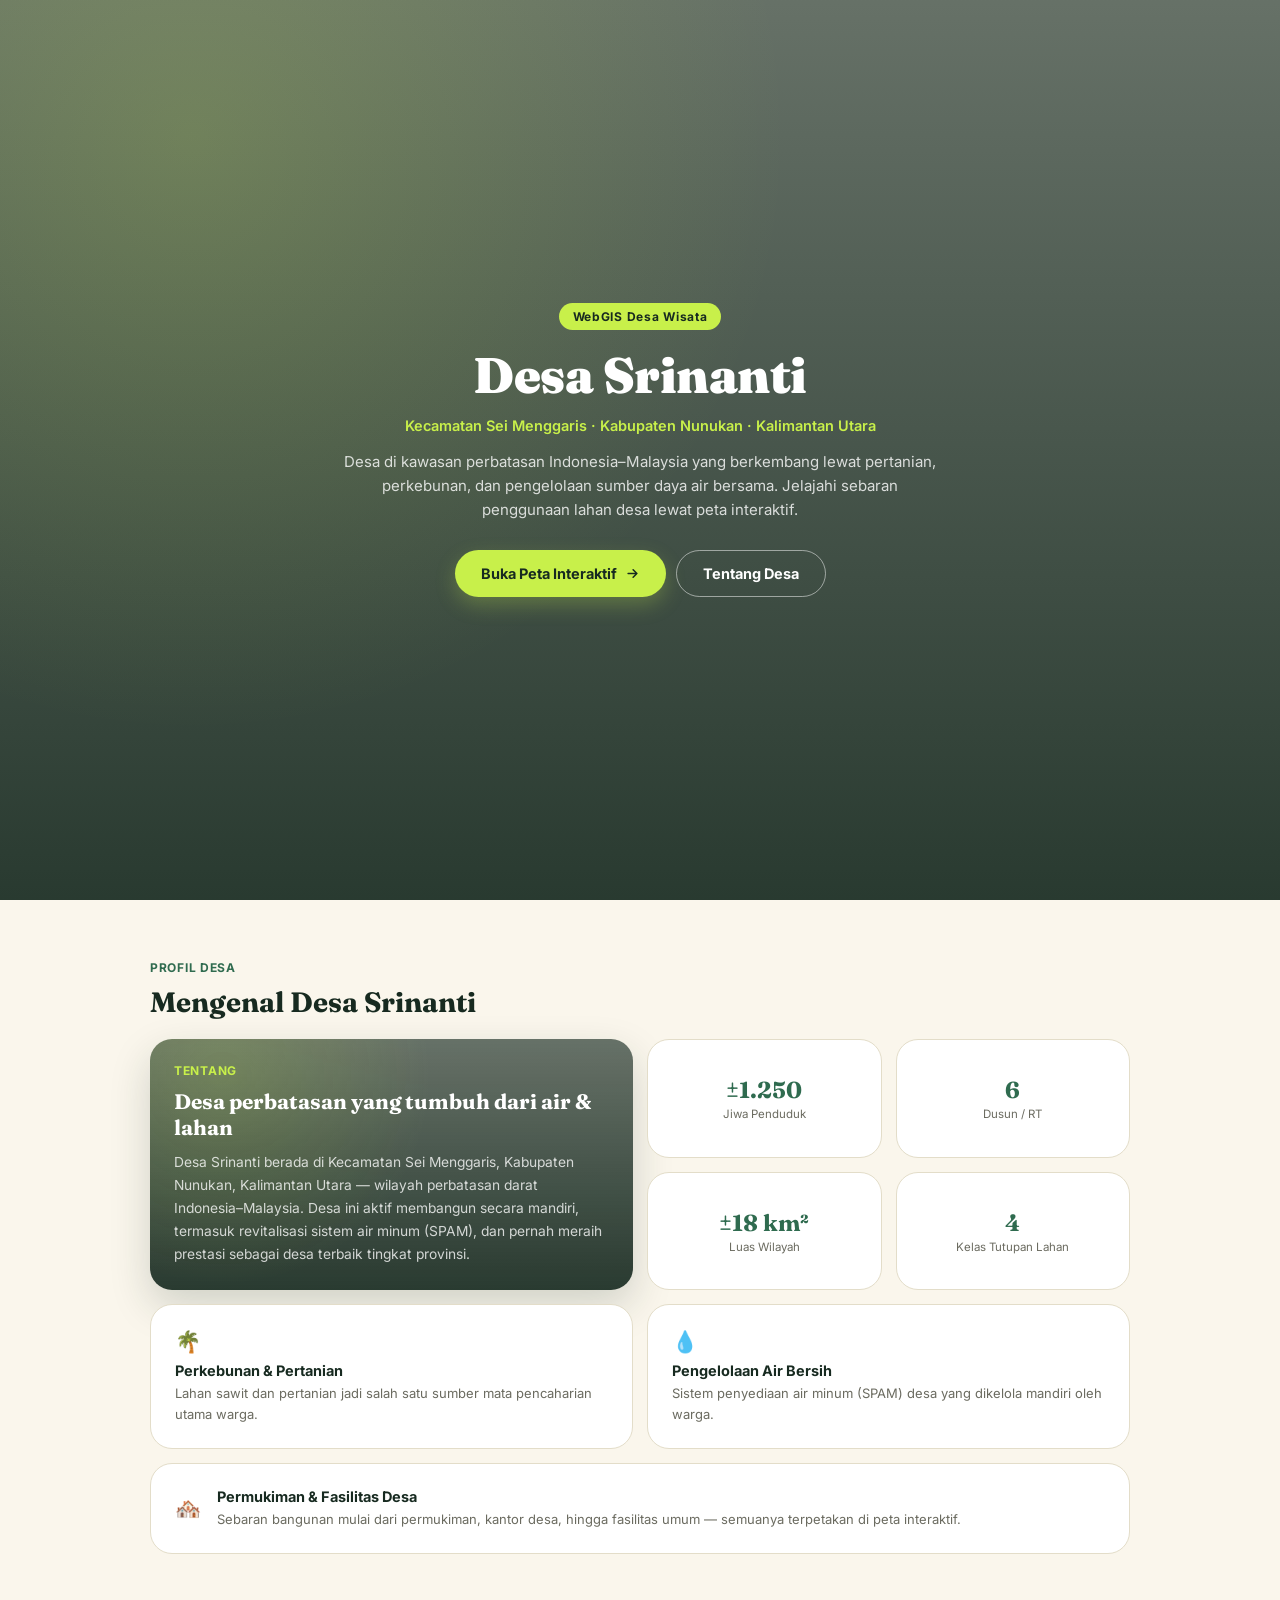
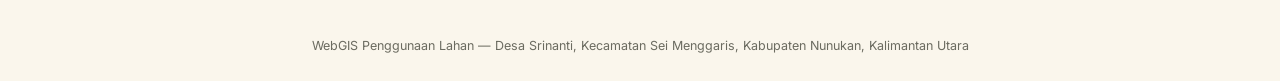
<file: index.html>
<!doctype html>
<html lang="id">
<head>
<meta charset="utf-8">
<meta name="viewport" content="width=device-width, initial-scale=1">
<title>Desa Srinanti — WebGIS Penggunaan Lahan</title>

<link rel="preconnect" href="https://fonts.googleapis.com">
<link rel="preconnect" href="https://fonts.gstatic.com" crossorigin>
<link href="https://fonts.googleapis.com/css2?family=Fraunces:opsz,wght@9..144,500;9..144,700;9..144,900&family=Inter:wght@400;500;600;700&display=swap" rel="stylesheet">

<style>
  :root {
    --krem: #faf6ec;
    --hijau-tua: #172a20;
    --hijau: #2f6b4f;
    --aksen: #c8f04a;
    --teks: #2b2b26;
    --teks-muda: #6b6b60;
    --garis: #e3ddc9;
  }

  * { box-sizing: border-box; }
  html { scroll-behavior: smooth; }
  body { margin: 0; font-family: 'Inter', system-ui, sans-serif; color: var(--teks); background: var(--krem); }

  h1, h2 { font-family: 'Fraunces', serif; margin: 0; }
  img { max-width: 100%; display: block; }

  .wadah { max-width: 980px; margin: 0 auto; padding: 0 20px; }

  /* skala wadah lebih lega di layar besar */
  @media (min-width: 1400px) {
    .wadah { max-width: 1100px; }
  }

  /* ------------------------------------------------------------ hero */

  .hero {
    position: relative;
    min-height: 100vh;
    display: flex;
    align-items: center;
    justify-content: center;
    text-align: center;
    color: #fff;
    padding: 24px;
    overflow: hidden;
  }

  .hero::before {
    content: '';
    position: absolute; inset: 0;
    background-image: url('https://images.unsplash.com/photo-1559628233-100c798642d4?fm=jpg&q=80&w=2400&auto=format&fit=crop');
    background-size: cover;
    background-position: center;
    opacity: 1;
  }

  .hero::after {
    content: '';
    position: absolute; inset: 0;
    background:
      radial-gradient(circle at 15% 15%, rgba(200,240,74,.18), transparent 45%),
      linear-gradient(180deg, rgba(23,42,32,.65) 0%, rgba(23,42,32,.92) 100%);
  }

  .hero-isi { position: relative; z-index: 1; max-width: 600px; }

  .lencana {
    display: inline-flex; align-items: center; gap: 6px;
    font-size: 12px; font-weight: 700; letter-spacing: .06em;
    color: var(--hijau-tua); background: var(--aksen);
    border-radius: 999px; padding: 6px 14px; margin-bottom: 18px;
  }

  .hero h1 {
    font-weight: 900; font-size: clamp(34px, 6vw, 50px); line-height: 1.08;
    letter-spacing: -.01em; margin-bottom: 10px;
  }

  .hero .lokasi {
    font-size: 14.5px; color: var(--aksen); font-weight: 600; margin-bottom: 16px;
  }

  .hero p.tagline {
    font-size: 15px; line-height: 1.6; color: rgba(255,255,255,.8); margin: 0 0 28px;
  }

  .tombol {
    display: inline-flex; align-items: center; gap: 8px;
    background: var(--aksen); color: var(--hijau-tua);
    text-decoration: none; font-weight: 700; font-size: 14.5px;
    padding: 14px 26px; border-radius: 999px;
    transition: transform .15s ease, box-shadow .15s ease;
    box-shadow: 0 8px 20px rgba(200,240,74,.25);
  }
  .tombol:hover { transform: translateY(-2px) scale(1.02); box-shadow: 0 12px 28px rgba(200,240,74,.35); }
  .tombol svg { width: 15px; height: 15px; }

  .tombol.garis {
    background: transparent; color: #fff; border: 1.5px solid rgba(255,255,255,.5);
    box-shadow: none;
  }
  .tombol.garis:hover { background: rgba(255,255,255,.1); border-color: #fff; }

  .hero-tombol { display: flex; gap: 10px; justify-content: center; flex-wrap: wrap; }

  /* ------------------------------------------------------------ label section */

  .label-section {
    display: inline-block; font-size: 12px; font-weight: 700; letter-spacing: .06em;
    text-transform: uppercase; color: var(--hijau); margin-bottom: 10px;
  }

  /* ------------------------------------------------------------ bento: gabungan tentang + statistik + potensi */

  .bento-wadah { padding: 56px 0; }

  .bento {
    display: grid;
    grid-template-columns: repeat(4, 1fr);
    gap: 14px;
    margin-top: 20px;
  }

  .bento > * {
    border-radius: 22px;
    padding: 24px;
    transition: transform .18s ease, box-shadow .18s ease;
  }
  .bento > *:hover { transform: translateY(-3px); }

  .b-tentang {
    grid-column: span 2;
    grid-row: span 2;
    background: 
      radial-gradient(circle at 15% 15%, rgba(200,240,74,.18), transparent 45%),
      linear-gradient(180deg, rgba(23,42,32,.65) 0%, rgba(23,42,32,.92) 100%);
    color: #fff;
    display: flex;
    flex-direction: column;
    justify-content: center;
    box-shadow: 0 16px 40px rgba(23,42,32,.18);
  }
  .b-tentang .label-section { color: var(--aksen); }
  .b-tentang h2 { color: #fff; font-size: 21px; font-weight: 700; margin-bottom: 10px; line-height: 1.25; }
  .b-tentang p { font-size: 13.8px; line-height: 1.68; color: rgba(255,255,255,.78); margin: 0; }

  .b-stat {
    background: #fff;
    border: 1px solid var(--garis);
    text-align: center;
    display: flex;
    flex-direction: column;
    align-items: center;
    justify-content: center;
    gap: 3px;
  }
  .b-stat .angka { font-family: 'Fraunces', serif; font-weight: 700; font-size: 23px; color: var(--hijau); }
  .b-stat .keterangan { font-size: 11.5px; color: var(--teks-muda); }

  .b-potensi {
    background: #fff;
    border: 1px solid var(--garis);
  }
  .b-potensi.lebar2 { grid-column: span 2; }
  .b-potensi.lebar4 {
    grid-column: span 4;
    display: flex;
    align-items: center;
    gap: 16px;
  }
  .b-potensi .ikon { font-size: 21px; margin-bottom: 8px; }
  .b-potensi.lebar4 .ikon { margin-bottom: 0; flex-shrink: 0; }
  .b-potensi h3 { font-family: 'Inter', sans-serif; font-size: 14.5px; font-weight: 700; margin: 0 0 4px; color: var(--hijau-tua); }
  .b-potensi p { font-size: 13px; line-height: 1.55; color: var(--teks-muda); margin: 0; }

  .catatan-dummy { font-size: 12px; color: var(--teks-muda); opacity: .6; margin-top: 14px; }

  /* ============================================================ RESPONSIF */

  /* ---- Tablet: 641px – 1024px ---- */
  @media (max-width: 1024px) {
    .wadah { padding: 0 32px; }
    .hero { min-height: 76vh; }
    .bento { grid-template-columns: repeat(3, 1fr); }
    .b-tentang { grid-column: span 3; grid-row: auto; }
    .b-stat { grid-column: span 1; }
    .b-potensi.lebar2 { grid-column: span 3; }
    .b-potensi.lebar4 { grid-column: span 3; }
  }

  /* ---- Mobile: <= 640px ---- */
  @media (max-width: 640px) {
    .wadah { padding: 0 24px; }
    .hero { min-height: 82vh; padding: 20px 16px; }
    .hero h1 { font-size: clamp(28px, 9vw, 36px); }
    .hero p.tagline { font-size: 14px; }
    .hero-tombol { flex-direction: column; width: 100%; }
    .hero-tombol .tombol { width: 100%; justify-content: center; }

    .bento-wadah { padding: 40px 0; }
    .bento { grid-template-columns: repeat(2, 1fr); gap: 10px; }
    .b-tentang { grid-column: span 2; padding: 22px; }
    .b-tentang h2 { font-size: 19px; }
    .b-stat { grid-column: span 1; padding: 18px 12px; }
    .b-potensi.lebar2, .b-potensi.lebar4 { grid-column: span 2; }
    .b-potensi.lebar4 { flex-direction: column; align-items: flex-start; }
  }

  /* ---- Mobile kecil: <= 380px, statistik ditumpuk 1 kolom ---- */
  @media (max-width: 380px) {
    .bento { grid-template-columns: 1fr; }
    .b-tentang, .b-stat, .b-potensi.lebar2, .b-potensi.lebar4 { grid-column: span 1; }
  }

  footer {
    text-align: center; padding: 28px 20px; font-size: 12.5px; color: var(--teks-muda);
  }
</style>
</head>
<body>

  <!-- ============================================================ HERO -->
  <header class="hero">
    <div class="hero-isi">
      <span class="lencana">WebGIS Desa Wisata</span>
      <h1>Desa Srinanti</h1>
      <p class="lokasi">Kecamatan Sei Menggaris · Kabupaten Nunukan · Kalimantan Utara</p>
      <p class="tagline">
        Desa di kawasan perbatasan Indonesia–Malaysia yang berkembang lewat
        pertanian, perkebunan, dan pengelolaan sumber daya air bersama.
        Jelajahi sebaran penggunaan lahan desa lewat peta interaktif.
      </p>
      <div class="hero-tombol">
        <a class="tombol" href="peta.html">
          Buka Peta Interaktif
          <svg viewBox="0 0 24 24" fill="none" stroke="currentColor" stroke-width="2.5" stroke-linecap="round" stroke-linejoin="round"><path d="M5 12h14M13 6l6 6-6 6"/></svg>
        </a>
        <a class="tombol garis" href="#info">Tentang Desa</a>
      </div>
    </div>
  </header>

  <!-- ============================================================ BENTO: TENTANG + STATISTIK + POTENSI -->
  <section id="info" class="wadah bento-wadah">
    <span class="label-section">Profil Desa</span>
    <h2 style="font-size: clamp(22px, 3.5vw, 28px); font-weight: 700; color: var(--hijau-tua);">Mengenal Desa Srinanti</h2>

    <div class="bento">
      <div class="b-tentang">
        <span class="label-section">Tentang</span>
        <h2>Desa perbatasan yang tumbuh dari air &amp; lahan</h2>
        <p>
          Desa Srinanti berada di Kecamatan Sei Menggaris, Kabupaten Nunukan,
          Kalimantan Utara — wilayah perbatasan darat Indonesia–Malaysia.
          Desa ini aktif membangun secara mandiri, termasuk revitalisasi
          sistem air minum (SPAM), dan pernah meraih prestasi sebagai desa
          terbaik tingkat provinsi.
        </p>
      </div>

      <div class="b-stat">
        <div class="angka">±1.250</div>
        <div class="keterangan">Jiwa Penduduk</div>
      </div>
      <div class="b-stat">
        <div class="angka">6</div>
        <div class="keterangan">Dusun / RT</div>
      </div>
      <div class="b-stat">
        <div class="angka">±18 km²</div>
        <div class="keterangan">Luas Wilayah</div>
      </div>
      <div class="b-stat">
        <div class="angka">4</div>
        <div class="keterangan">Kelas Tutupan Lahan</div>
      </div>

      <div class="b-potensi lebar2">
        <div class="ikon">🌴</div>
        <h3>Perkebunan &amp; Pertanian</h3>
        <p>Lahan sawit dan pertanian jadi salah satu sumber mata pencaharian utama warga.</p>
      </div>
      <div class="b-potensi lebar2">
        <div class="ikon">💧</div>
        <h3>Pengelolaan Air Bersih</h3>
        <p>Sistem penyediaan air minum (SPAM) desa yang dikelola mandiri oleh warga.</p>
      </div>
      <div class="b-potensi lebar4">
        <div class="ikon">🏘️</div>
        <div>
          <h3>Permukiman &amp; Fasilitas Desa</h3>
          <p>Sebaran bangunan mulai dari permukiman, kantor desa, hingga fasilitas umum — semuanya terpetakan di peta interaktif.</p>
        </div>
      </div>
    </div>

  </section>

  <footer>
    WebGIS Penggunaan Lahan — Desa Srinanti, Kecamatan Sei Menggaris, Kabupaten Nunukan, Kalimantan Utara
  </footer>

</body>
</html>
</file>
